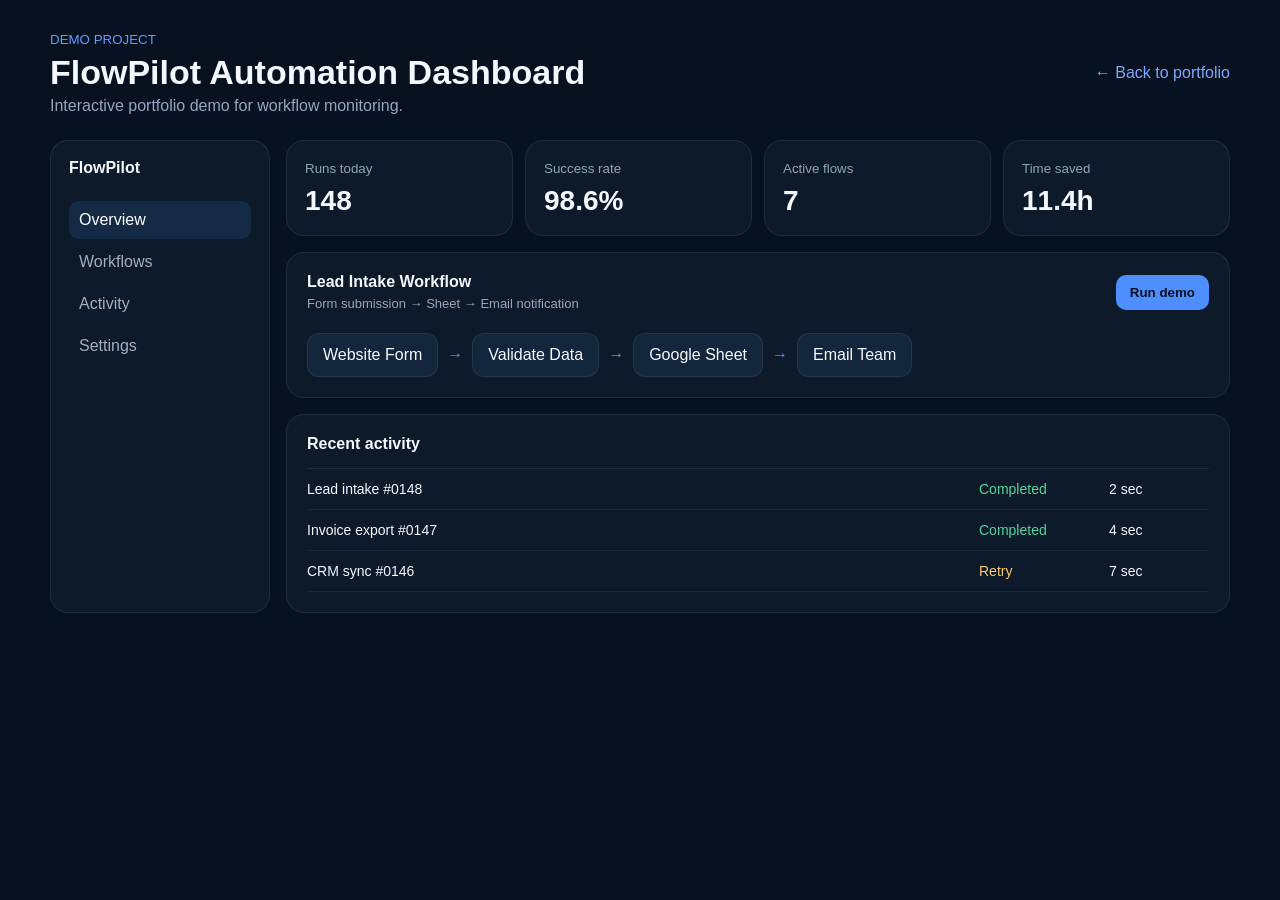
<file: automation-dashboard.html>
<!DOCTYPE html>
<html lang="en">
<head>
<meta charset="UTF-8"><meta name="viewport" content="width=device-width,initial-scale=1.0">
<title>FlowPilot — Automation Dashboard Demo</title>
<style>
*{box-sizing:border-box}body{margin:0;font-family:Inter,Arial,sans-serif;background:#07111f;color:#f4f8ff}
.wrap{width:min(1180px,calc(100% - 30px));margin:0 auto;padding:30px 0 60px}
.top{display:flex;justify-content:space-between;align-items:center;margin-bottom:25px}.top a{color:#7da9ff;text-decoration:none}
h1{margin:5px 0;font-size:34px}.sub{color:#93a8c0}.grid{display:grid;grid-template-columns:220px 1fr;gap:16px}
.side,.panel,.metric{background:#0c1a2a;border:1px solid rgba(255,255,255,.08);border-radius:18px}
.side{padding:18px}.side b{display:block;margin-bottom:24px}.navitem{padding:10px;border-radius:10px;color:#9eb0c6;margin:4px 0}.navitem.active{background:#152a44;color:#fff}
.main{display:grid;gap:16px}.metrics{display:grid;grid-template-columns:repeat(4,1fr);gap:12px}.metric{padding:18px}.metric small{color:#8fa5bd}.metric strong{display:block;font-size:28px;margin-top:8px}
.panel{padding:20px}.workflow{display:flex;align-items:center;gap:9px;flex-wrap:wrap}.node{padding:12px 15px;background:#13263c;border:1px solid rgba(255,255,255,.08);border-radius:12px}.arrow{color:#5d98ff}
.log{margin-top:15px;border-top:1px solid rgba(255,255,255,.08)}.row{display:grid;grid-template-columns:1fr 120px 100px;gap:10px;padding:12px 0;border-bottom:1px solid rgba(255,255,255,.06);font-size:14px}.ok{color:#53d69e}.warn{color:#ffca6b}
.btn{border:0;border-radius:10px;padding:10px 14px;background:#4e8fff;color:#06101c;font-weight:700;cursor:pointer}
@media(max-width:760px){.grid{grid-template-columns:1fr}.side{display:none}.metrics{grid-template-columns:1fr 1fr}.row{grid-template-columns:1fr}.top{align-items:flex-start;gap:15px;flex-direction:column}}
</style>
</head>
<body><div class="wrap">
<div class="top"><div><small style="color:#5e9cff">DEMO PROJECT</small><h1>FlowPilot Automation Dashboard</h1><div class="sub">Interactive portfolio demo for workflow monitoring.</div></div><a href="index.html">← Back to portfolio</a></div>
<div class="grid">
<aside class="side"><b>FlowPilot</b><div class="navitem active">Overview</div><div class="navitem">Workflows</div><div class="navitem">Activity</div><div class="navitem">Settings</div></aside>
<main class="main">
<div class="metrics"><div class="metric"><small>Runs today</small><strong id="runs">148</strong></div><div class="metric"><small>Success rate</small><strong>98.6%</strong></div><div class="metric"><small>Active flows</small><strong>7</strong></div><div class="metric"><small>Time saved</small><strong>11.4h</strong></div></div>
<section class="panel"><div style="display:flex;justify-content:space-between;gap:10px;align-items:center"><div><b>Lead Intake Workflow</b><div class="sub" style="font-size:13px;margin-top:5px">Form submission → Sheet → Email notification</div></div><button class="btn" onclick="runFlow()">Run demo</button></div>
<div class="workflow" style="margin-top:22px"><div class="node">Website Form</div><span class="arrow">→</span><div class="node">Validate Data</div><span class="arrow">→</span><div class="node">Google Sheet</div><span class="arrow">→</span><div class="node">Email Team</div></div></section>
<section class="panel"><b>Recent activity</b><div id="activity" class="log">
<div class="row"><span>Lead intake #0148</span><span class="ok">Completed</span><span>2 sec</span></div>
<div class="row"><span>Invoice export #0147</span><span class="ok">Completed</span><span>4 sec</span></div>
<div class="row"><span>CRM sync #0146</span><span class="warn">Retry</span><span>7 sec</span></div>
</div></section>
</main></div></div>
<script>
function runFlow(){
 const runs=document.getElementById('runs'); runs.textContent=Number(runs.textContent)+1;
 const row=document.createElement('div');row.className='row';row.innerHTML='<span>Lead intake #0'+runs.textContent+'</span><span class="ok">Completed</span><span>2 sec</span>';
 document.getElementById('activity').prepend(row);
}
</script></body></html>
</file>
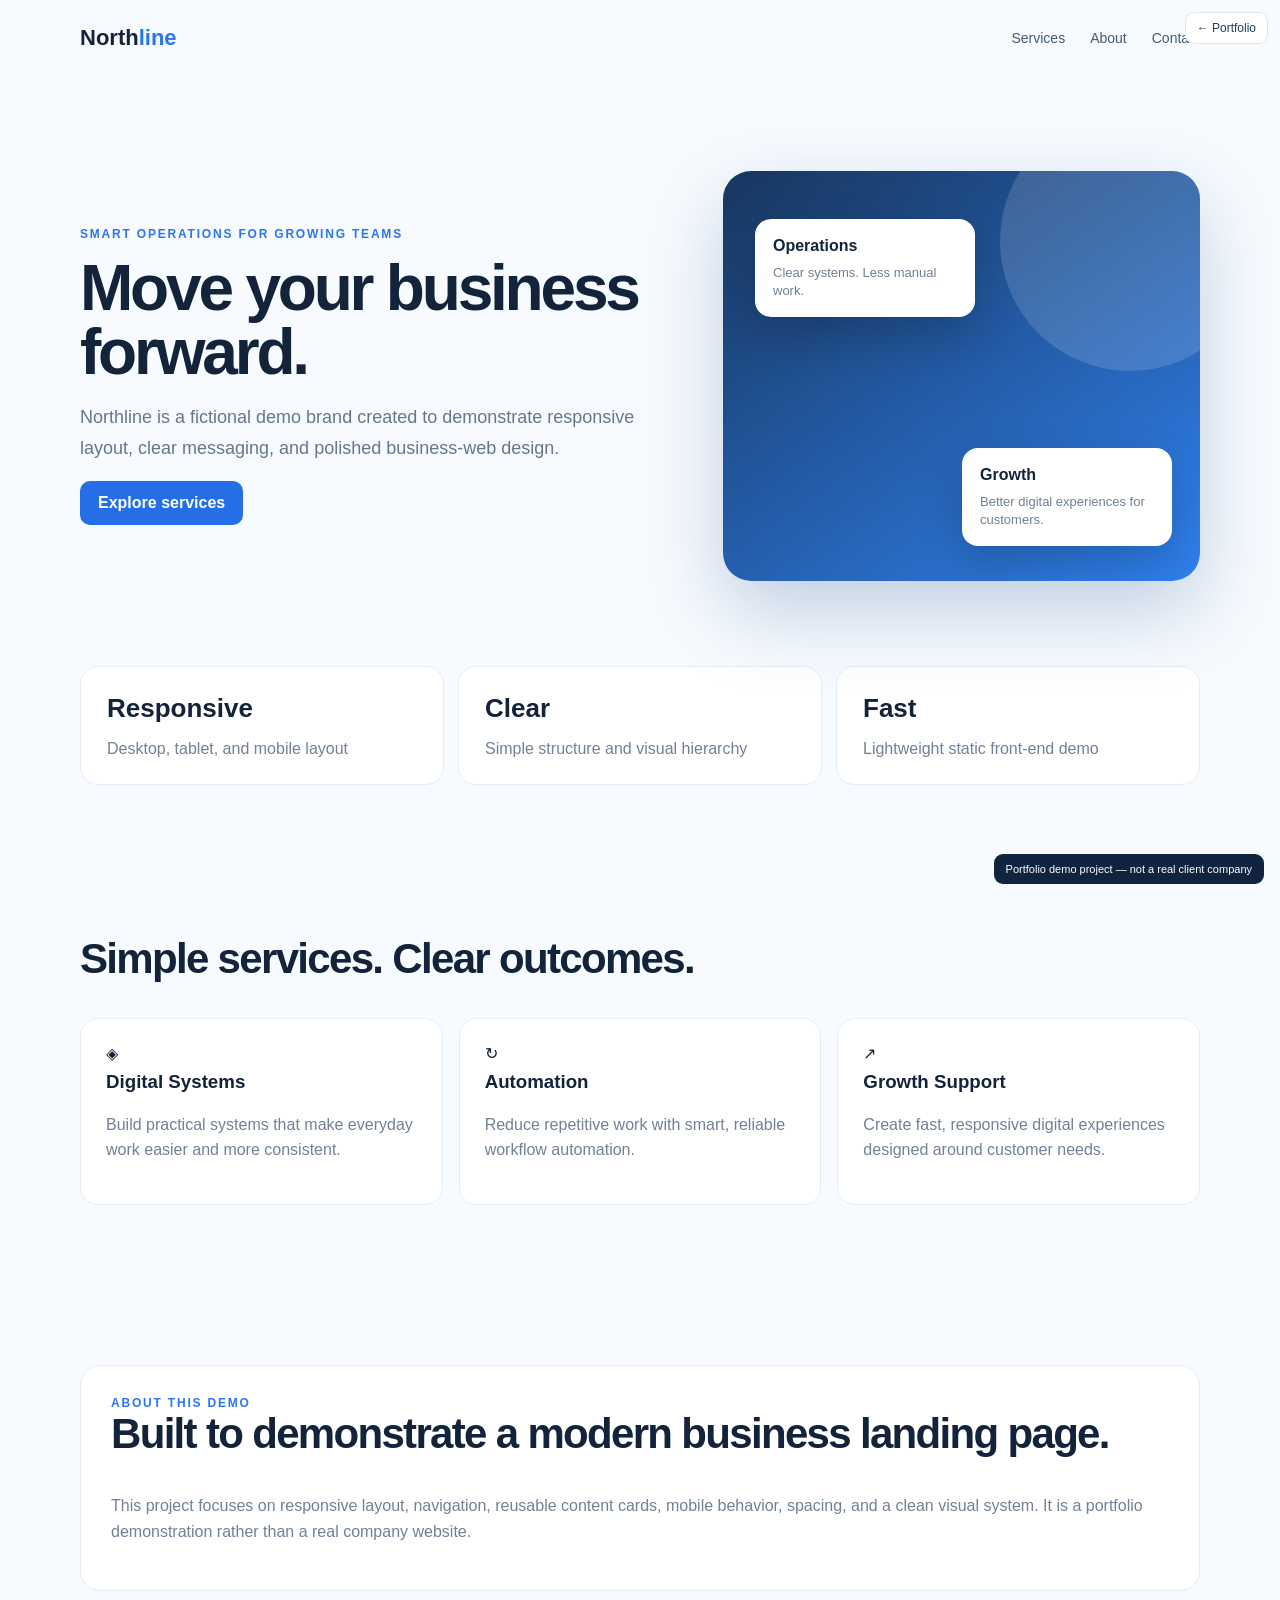
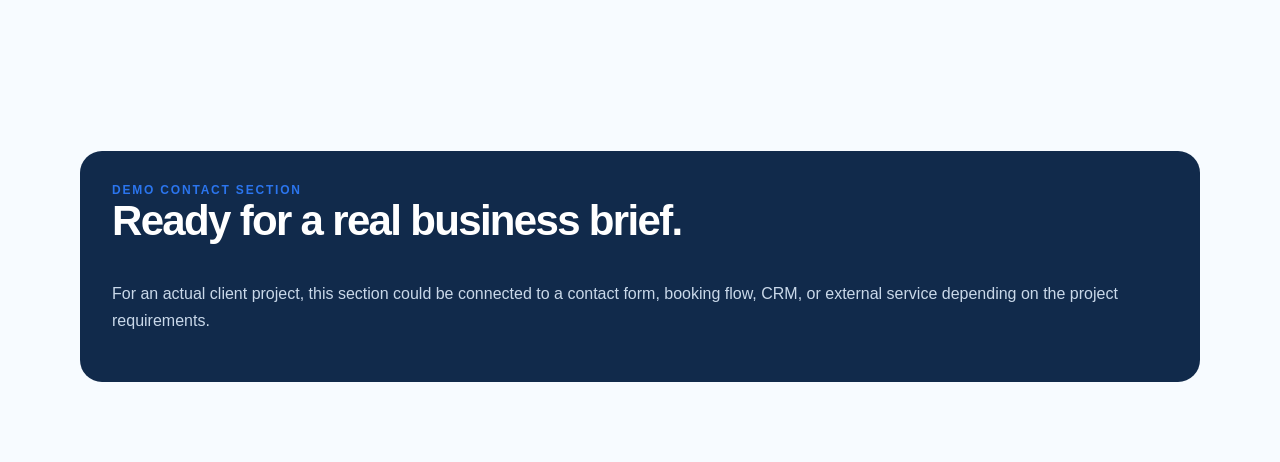
<file: business-site.html>
<!DOCTYPE html>
<html lang="en">
<head><meta charset="UTF-8"><meta name="viewport" content="width=device-width,initial-scale=1.0"><title>Northline — Business Website Demo</title>
<style>
*{box-sizing:border-box}html{scroll-behavior:smooth}body{margin:0;font-family:Inter,Arial,sans-serif;color:#13233a;background:#f7fbff}
.shell{width:min(1120px,calc(100% - 30px));margin:auto}nav{height:76px;display:flex;align-items:center;justify-content:space-between}.brand{font-size:22px;font-weight:900}.brand span{color:#2b75ee}.links{display:flex;gap:25px;font-size:14px}.links a{text-decoration:none;color:#455a73}
.hero{padding:95px 0 85px;display:grid;grid-template-columns:1.1fr .9fr;gap:60px;align-items:center}.kicker{color:#2b75ee;font-size:12px;letter-spacing:.15em;font-weight:800}.hero h1{font-size:64px;line-height:1;letter-spacing:-.05em;margin:15px 0}.hero p{font-size:18px;line-height:1.7;color:#66778b}.btn{display:inline-block;padding:13px 18px;background:#246fe5;color:white;text-decoration:none;border-radius:10px;font-weight:700}
.visual{background:linear-gradient(145deg,#18365e,#2f81ef);min-height:410px;border-radius:28px;box-shadow:0 30px 80px rgba(32,77,135,.25);position:relative;overflow:hidden}.visual:after{content:"";position:absolute;width:260px;height:260px;border-radius:50%;background:rgba(255,255,255,.14);right:-60px;top:-60px}.card{position:absolute;background:white;border-radius:16px;padding:18px;box-shadow:0 18px 45px rgba(0,0,0,.18)}.c1{left:32px;top:48px;width:220px}.c2{right:28px;bottom:35px;width:210px}.card b{display:block;margin-bottom:8px}.card span{color:#6f8093;font-size:13px}
.stats{display:grid;grid-template-columns:repeat(3,1fr);gap:14px;padding-bottom:70px}.stat{background:white;padding:26px;border:1px solid #e4edf6;border-radius:18px}.stat strong{font-size:26px}.stat p{color:#718196;margin-bottom:0}
.section{padding:80px 0}.section h2{font-size:42px;letter-spacing:-.04em;margin:0 0 35px}.services{display:grid;grid-template-columns:repeat(3,1fr);gap:16px}.svc{background:white;border:1px solid #e4edf6;border-radius:18px;padding:25px}.svc h3{margin-top:8px}.svc p,.copy{color:#718196;line-height:1.6}.about-card{background:white;border:1px solid #e4edf6;border-radius:20px;padding:30px}.contact-card{background:#112a4b;color:white;border-radius:22px;padding:32px}.contact-card p{color:#c9d8e9;line-height:1.7}
.demo-note{position:fixed;bottom:16px;right:16px;background:#10233f;color:#fff;padding:9px 12px;border-radius:9px;font-size:11px}.back{position:fixed;top:12px;right:12px;background:#fff;border:1px solid #dce6f0;padding:8px 11px;border-radius:9px;text-decoration:none;color:#253a56;font-size:12px;z-index:5}
@media(max-width:760px){.links{display:none}.hero{grid-template-columns:1fr;padding-top:60px}.hero h1{font-size:48px}.stats,.services{grid-template-columns:1fr}.visual{min-height:330px}}
</style></head>
<body><a class="back" href="index.html">← Portfolio</a>
<header class="shell"><nav><div class="brand">North<span>line</span></div><div class="links"><a href="#services">Services</a><a href="#about">About</a><a href="#contact">Contact</a></div></nav></header>
<main><section class="hero shell"><div><div class="kicker">SMART OPERATIONS FOR GROWING TEAMS</div><h1>Move your business forward.</h1><p>Northline is a fictional demo brand created to demonstrate responsive layout, clear messaging, and polished business-web design.</p><a class="btn" href="#services">Explore services</a></div><div class="visual"><div class="card c1"><b>Operations</b><span>Clear systems. Less manual work.</span></div><div class="card c2"><b>Growth</b><span>Better digital experiences for customers.</span></div></div></section>
<section class="stats shell"><div class="stat"><strong>Responsive</strong><p>Desktop, tablet, and mobile layout</p></div><div class="stat"><strong>Clear</strong><p>Simple structure and visual hierarchy</p></div><div class="stat"><strong>Fast</strong><p>Lightweight static front-end demo</p></div></section>
<section class="section shell" id="services"><h2>Simple services. Clear outcomes.</h2><div class="services"><div class="svc"><div>◈</div><h3>Digital Systems</h3><p>Build practical systems that make everyday work easier and more consistent.</p></div><div class="svc"><div>↻</div><h3>Automation</h3><p>Reduce repetitive work with smart, reliable workflow automation.</p></div><div class="svc"><div>↗</div><h3>Growth Support</h3><p>Create fast, responsive digital experiences designed around customer needs.</p></div></div></section>
<section class="section shell" id="about"><div class="about-card"><div class="kicker">ABOUT THIS DEMO</div><h2>Built to demonstrate a modern business landing page.</h2><p class="copy">This project focuses on responsive layout, navigation, reusable content cards, mobile behavior, spacing, and a clean visual system. It is a portfolio demonstration rather than a real company website.</p></div></section>
<section class="section shell" id="contact"><div class="contact-card"><div class="kicker">DEMO CONTACT SECTION</div><h2>Ready for a real business brief.</h2><p>For an actual client project, this section could be connected to a contact form, booking flow, CRM, or external service depending on the project requirements.</p></div></section>
</main><div class="demo-note">Portfolio demo project — not a real client company</div></body></html>
</file>
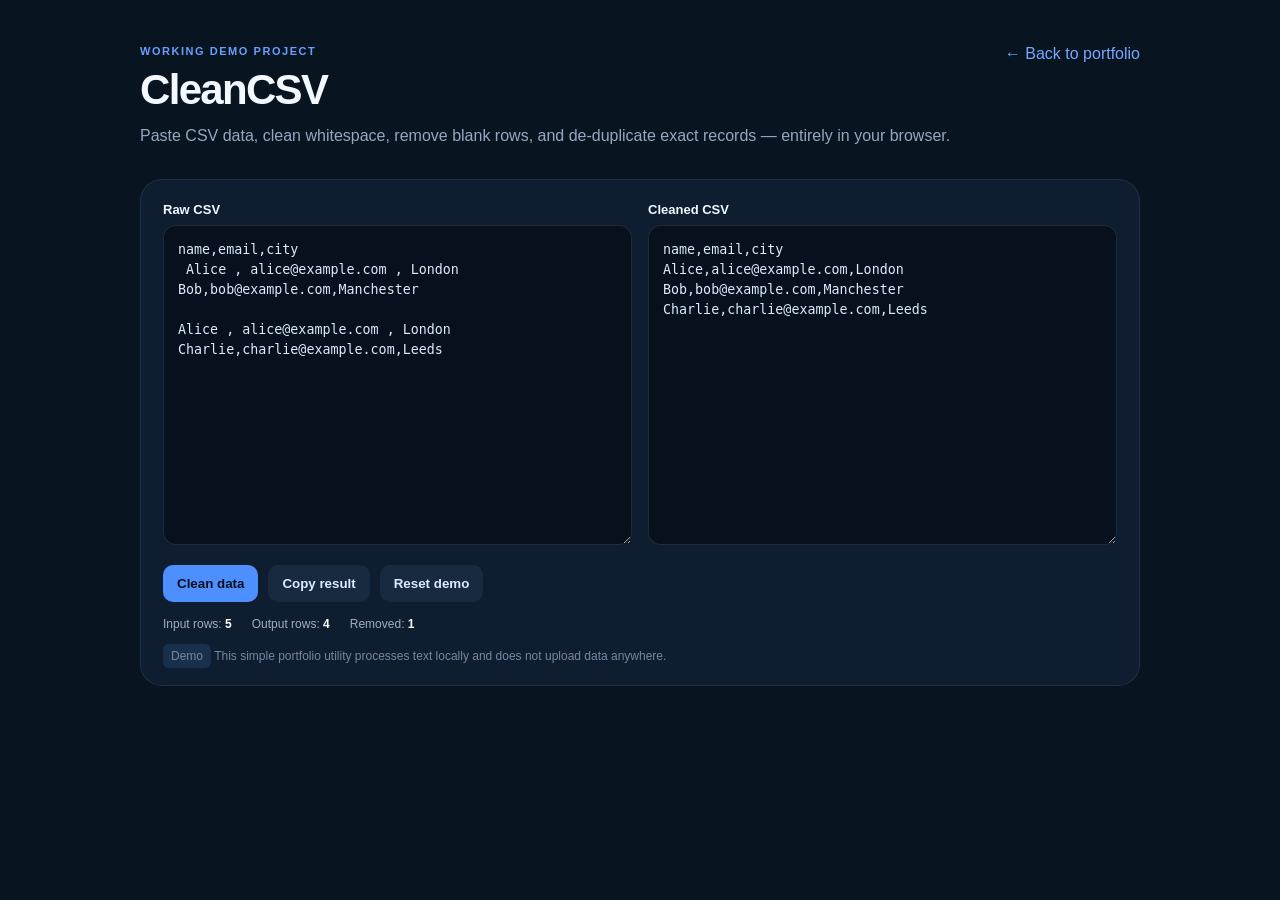
<file: data-tool.html>
<!DOCTYPE html>
<html lang="en">
<head><meta charset="UTF-8"><meta name="viewport" content="width=device-width,initial-scale=1.0"><title>CleanCSV — Data Tool Demo</title>
<style>
*{box-sizing:border-box}body{margin:0;font-family:Inter,Arial,sans-serif;background:#091421;color:#f4f8ff}.wrap{width:min(1000px,calc(100% - 30px));margin:auto;padding:45px 0}
a{color:#77a7ff;text-decoration:none}.head{display:flex;justify-content:space-between;align-items:start;gap:20px}.k{color:#69a0ff;font-size:11px;font-weight:800;letter-spacing:.14em}.head h1{font-size:42px;letter-spacing:-.04em;margin:9px 0}.sub{color:#95a8bf;line-height:1.6}.tool{margin-top:30px;background:#0e1d2f;border:1px solid rgba(255,255,255,.08);border-radius:22px;padding:22px}.grid{display:grid;grid-template-columns:1fr 1fr;gap:16px}
label{display:block;margin-bottom:8px;font-weight:700;font-size:13px}textarea{width:100%;height:320px;background:#07111d;color:#dceaff;border:1px solid rgba(255,255,255,.1);border-radius:13px;padding:14px;resize:vertical;font-family:ui-monospace,monospace;line-height:1.5}
.actions{display:flex;gap:10px;flex-wrap:wrap;margin-top:16px}.btn{border:0;border-radius:10px;padding:11px 14px;font-weight:800;cursor:pointer;background:#4d8fff;color:#06101c}.btn.secondary{background:#182a40;color:#dceaff}.stats{display:flex;gap:20px;margin-top:15px;color:#9bb0c8;font-size:12px}.stats b{color:#fff}
.note{margin-top:18px;color:#7389a3;font-size:12px}.demo{padding:5px 8px;background:#18304b;border-radius:6px}
@media(max-width:760px){.grid{grid-template-columns:1fr}.head{flex-direction:column}.head h1{font-size:34px}}
</style></head>
<body><div class="wrap"><div class="head"><div><div class="k">WORKING DEMO PROJECT</div><h1>CleanCSV</h1><div class="sub">Paste CSV data, clean whitespace, remove blank rows, and de-duplicate exact records — entirely in your browser.</div></div><a href="index.html">← Back to portfolio</a></div>
<div class="tool"><div class="grid"><div><label>Raw CSV</label><textarea id="input">name,email,city
 Alice , alice@example.com , London
Bob,bob@example.com,Manchester

Alice , alice@example.com , London
Charlie,charlie@example.com,Leeds</textarea></div><div><label>Cleaned CSV</label><textarea id="output" readonly></textarea></div></div>
<div class="actions"><button class="btn" onclick="cleanCSV()">Clean data</button><button class="btn secondary" onclick="copyOut()">Copy result</button><button class="btn secondary" onclick="resetDemo()">Reset demo</button></div>
<div class="stats"><span>Input rows: <b id="inRows">0</b></span><span>Output rows: <b id="outRows">0</b></span><span>Removed: <b id="removed">0</b></span></div>
<div class="note"><span class="demo">Demo</span> This simple portfolio utility processes text locally and does not upload data anywhere.</div></div></div>
<script>
const original=document.getElementById('input').value;
function cleanCSV(){
 const raw=document.getElementById('input').value.split(/\r?\n/);
 const cleaned=raw.map(line=>line.split(',').map(v=>v.trim()).join(',')).filter(line=>line.trim()!=='');
 const unique=[...new Set(cleaned)];
 document.getElementById('output').value=unique.join('\n');
 document.getElementById('inRows').textContent=raw.filter(x=>x.trim()).length;
 document.getElementById('outRows').textContent=unique.length;
 document.getElementById('removed').textContent=raw.filter(x=>x.trim()).length-unique.length;
}
async function copyOut(){await navigator.clipboard.writeText(document.getElementById('output').value);alert('Cleaned CSV copied.');}
function resetDemo(){document.getElementById('input').value=original;document.getElementById('output').value='';cleanCSV();}
cleanCSV();
</script></body></html>
</file>
